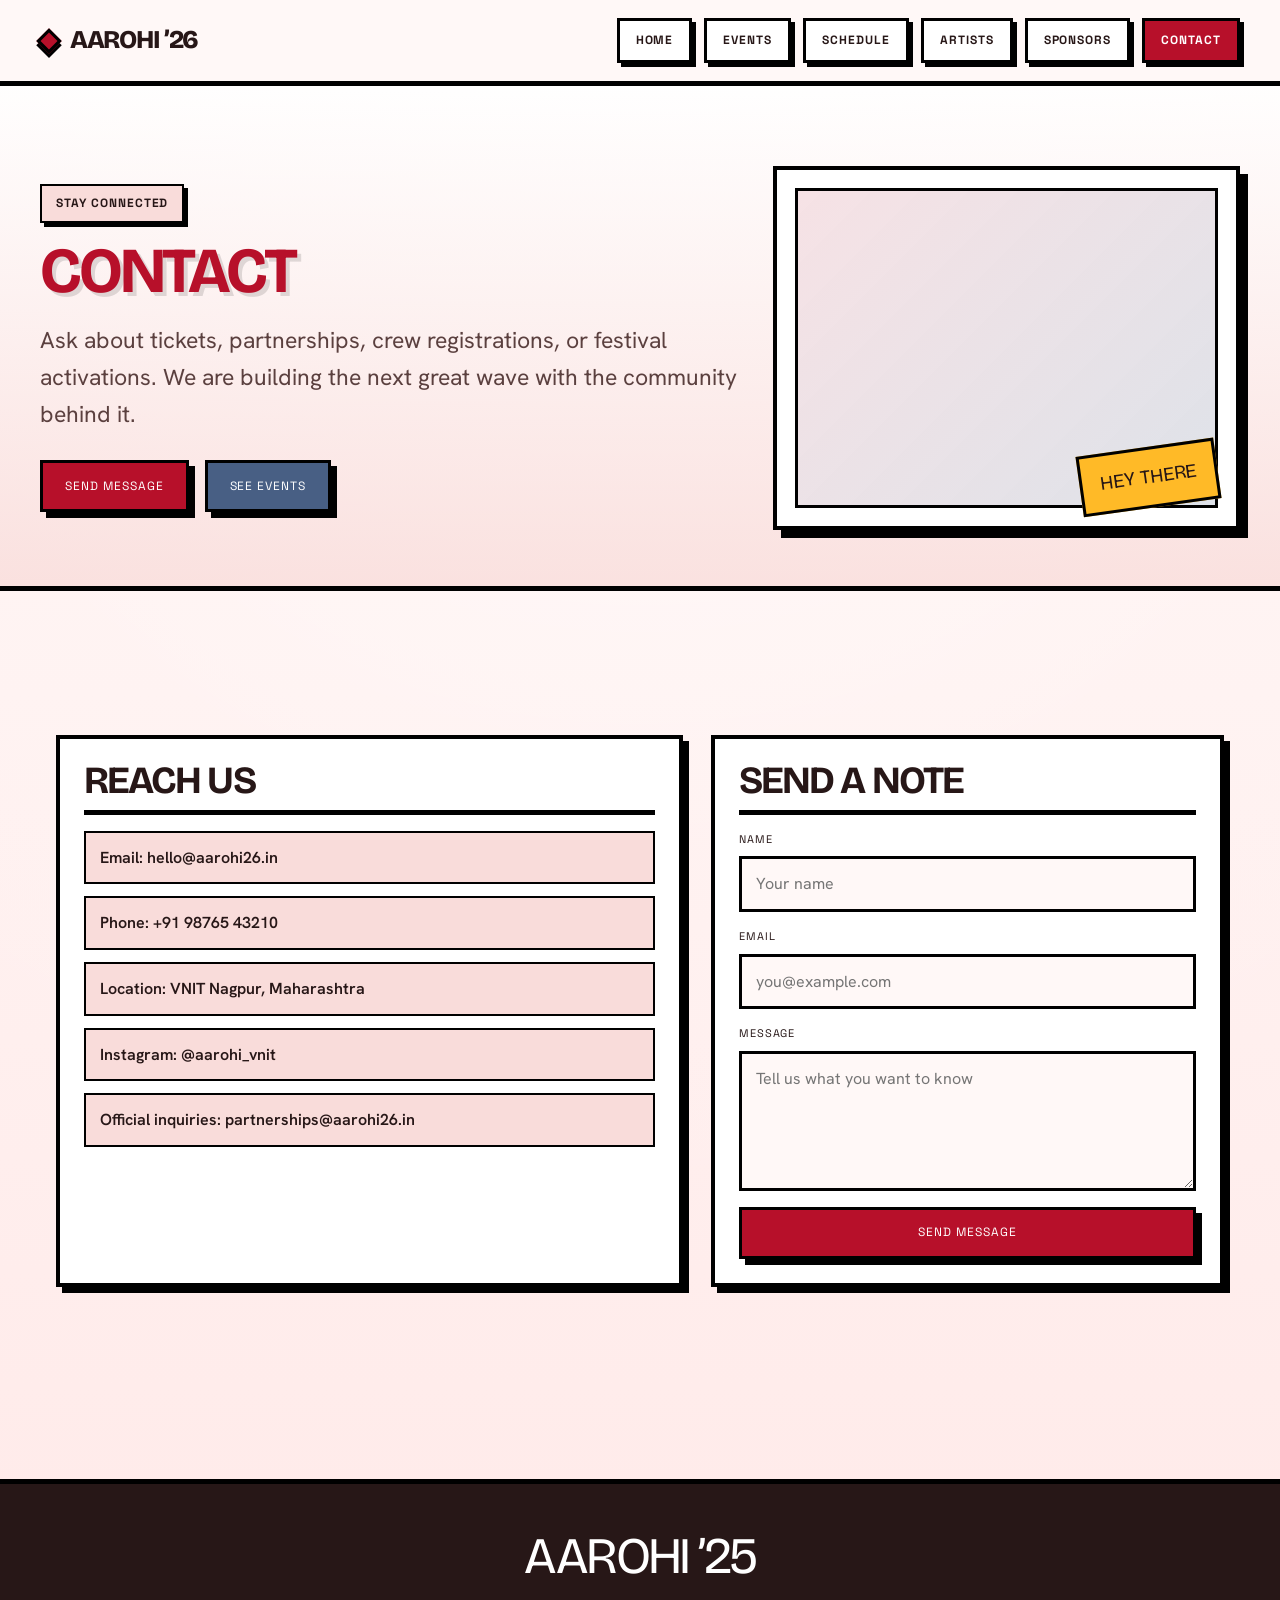
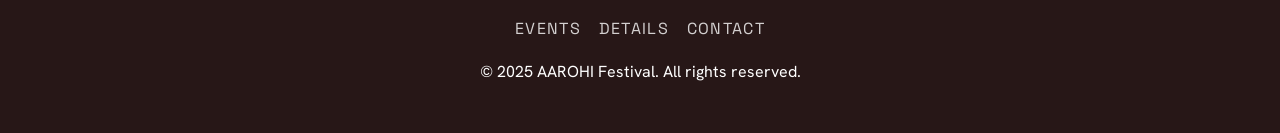
<file: contact.html>
<!DOCTYPE html>
<html lang="en">
<head>
  <meta charset="UTF-8" />
  <meta name="viewport" content="width=device-width, initial-scale=1.0" />
  <title>AAROHI '26 | Contact</title>
  <link rel="preconnect" href="https://fonts.googleapis.com" />
  <link rel="preconnect" href="https://fonts.gstatic.com" crossorigin />
  <link href="https://fonts.googleapis.com/css2?family=Bricolage+Grotesque:opsz,wght@12..96,800&family=Hanken+Grotesk:wght@500;700&family=Space+Grotesk:wght@700&display=swap" rel="stylesheet" />
  <link rel="stylesheet" href="styles.css" />
</head>
<body class="page-shell">
  <header class="site-header">
    <div class="nav-wrap">
      <a href="index.html" class="brand-mark" aria-label="AAROHI home">
        <span class="brand-dot"></span>
        <span>AAROHI ’26</span>
      </a>
      <nav class="nav-links" aria-label="Main navigation">
        <a href="index.html">Home</a>
        <a href="events.html">Events</a>
        <a href="details.html#schedule">Schedule</a>
        <a href="details.html#artists">Artists</a>
        <a href="details.html#sponsors">Sponsors</a>
        <a href="contact.html" class="primary-link">Contact</a>
      </nav>
    </div>
  </header>

  <main>
    <section class="page-hero">
      <div class="hero-inner">
        <div class="hero-panel">
          <div>
            <span class="eyebrow">Stay connected</span>
            <h1 class="page-title">Contact</h1>
            <p class="page-subtitle">Ask about tickets, partnerships, crew registrations, or festival activations. We are building the next great wave with the community behind it.</p>
            <div class="hero-stack">
              <a href="#form" class="comic-btn">Send message</a>
              <a href="events.html" class="comic-btn secondary">See events</a>
            </div>
          </div>
          <div class="hero-visual">
            <div class="hero-card">
              <div class="art" style="background-image: linear-gradient(135deg, rgba(183,16,42,0.12), rgba(72,95,132,0.18)), url('https://images.unsplash.com/photo-1522202176988-66273c2fd55f?auto=format&fit=crop&w=900&q=80');"></div>
              <div class="stamp">Hey there</div>
            </div>
          </div>
        </div>
      </div>
    </section>

    <section class="section-wrap">
      <div class="section-wrap contact-wrap">
        <div class="contact-card">
          <div class="section-header" style="margin-bottom: 16px; padding-bottom: 12px;">
            <h2 style="font-size: clamp(1.8rem, 3vw, 2.8rem);">Reach us</h2>
          </div>

          <ul class="contact-list inline-list" aria-label="Contact details">
            <li>Email: hello@aarohi26.in</li>
            <li>Phone: +91 98765 43210</li>
            <li>Location: VNIT Nagpur, Maharashtra</li>
            <li>Instagram: @aarohi_vnit</li>
            <li>Official inquiries: partnerships@aarohi26.in</li>
          </ul>
        </div>

        <div id="form" class="form-card">
          <div class="section-header" style="margin-bottom: 16px; padding-bottom: 12px;">
            <h2 style="font-size: clamp(1.8rem, 3vw, 2.8rem);">Send a note</h2>
          </div>

          <form>
            <div class="field">
              <label for="name">Name</label>
              <input type="text" id="name" name="name" placeholder="Your name" />
            </div>

            <div class="field">
              <label for="email">Email</label>
              <input type="email" id="email" name="email" placeholder="you@example.com" />
            </div>

            <div class="field">
              <label for="message">Message</label>
              <textarea id="message" name="message" placeholder="Tell us what you want to know"></textarea>
            </div>

            <button type="submit" class="comic-btn inline">Send message</button>
          </form>
        </div>
      </div>
    </section>
  </main>

  <footer class="site-footer">
    <div class="footer-inner">
      <div class="footer-brand">AAROHI ’25</div>
      <div class="footer-links">
        <a href="events.html">Events</a>
        <a href="details.html">Details</a>
        <a href="contact.html">Contact</a>
      </div>
      <div>© 2025 AAROHI Festival. All rights reserved.</div>
    </div>
  </footer>
</body>
</html>
</file>
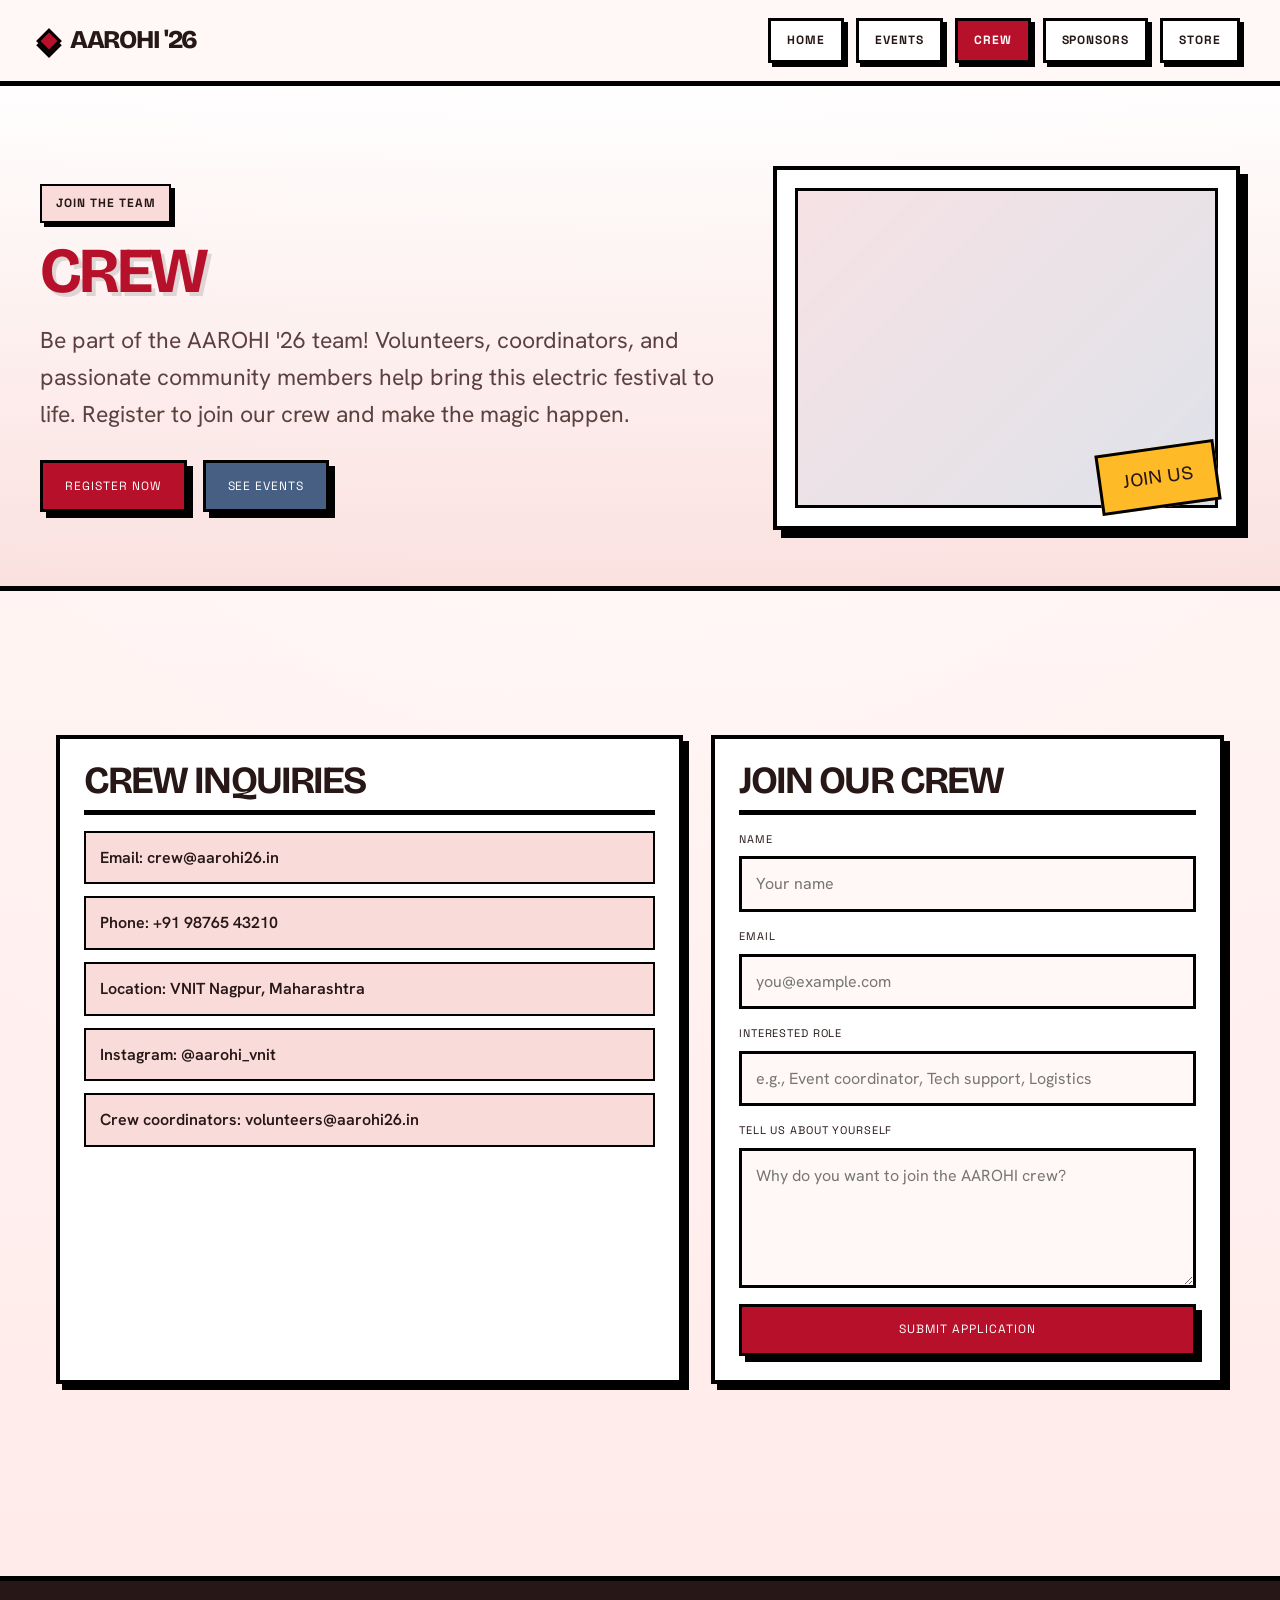
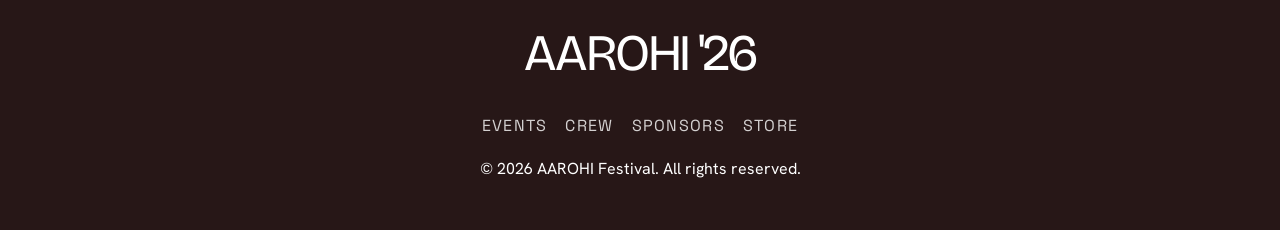
<file: crew.html>
<!DOCTYPE html>
<html lang="en">
<head>
  <meta charset="UTF-8" />
  <meta name="viewport" content="width=device-width, initial-scale=1.0" />
  <title>AAROHI '26 | Crew</title>
  <link rel="preconnect" href="https://fonts.googleapis.com" />
  <link rel="preconnect" href="https://fonts.gstatic.com" crossorigin />
  <link href="https://fonts.googleapis.com/css2?family=Bricolage+Grotesque:opsz,wght@12..96,800&family=Hanken+Grotesk:wght@500;700&family=Space+Grotesk:wght@700&display=swap" rel="stylesheet" />
  <link rel="stylesheet" href="styles.css" />
</head>
<body class="page-shell">
  <header class="site-header">
    <div class="nav-wrap">
      <a href="index.html" class="brand-mark" aria-label="AAROHI home">
        <span class="brand-dot"></span>
        <span>AAROHI '26</span>
      </a>
      <nav class="nav-links" aria-label="Main navigation">
        <a href="index.html">Home</a>
        <a href="events.html">Events</a>
        <a href="crew.html" class="primary-link">Crew</a>
        <a href="sponsors.html">Sponsors</a>
        <a href="store.html">Store</a>
      </nav>
    </div>
  </header>

  <main>
    <section class="page-hero">
      <div class="hero-inner">
        <div class="hero-panel">
          <div>
            <span class="eyebrow">Join the team</span>
            <h1 class="page-title">Crew</h1>
            <p class="page-subtitle">Be part of the AAROHI '26 team! Volunteers, coordinators, and passionate community members help bring this electric festival to life. Register to join our crew and make the magic happen.</p>
            <div class="hero-stack">
              <a href="#form" class="comic-btn">Register Now</a>
              <a href="events.html" class="comic-btn secondary">See events</a>
            </div>
          </div>
          <div class="hero-visual">
            <div class="hero-card">
              <div class="art" style="background-image: linear-gradient(135deg, rgba(183,16,42,0.12), rgba(72,95,132,0.18)), url('https://images.unsplash.com/photo-1522202176988-66273c2fd55f?auto=format&fit=crop&w=900&q=80');"></div>
              <div class="stamp">Join us</div>
            </div>
          </div>
        </div>
      </div>
    </section>

    <section class="section-wrap">
      <div class="section-wrap contact-wrap">
        <div class="contact-card">
          <div class="section-header" style="margin-bottom: 16px; padding-bottom: 12px;">
            <h2 style="font-size: clamp(1.8rem, 3vw, 2.8rem);">Crew inquiries</h2>
          </div>

          <ul class="contact-list inline-list" aria-label="Contact details">
            <li>Email: crew@aarohi26.in</li>
            <li>Phone: +91 98765 43210</li>
            <li>Location: VNIT Nagpur, Maharashtra</li>
            <li>Instagram: @aarohi_vnit</li>
            <li>Crew coordinators: volunteers@aarohi26.in</li>
          </ul>
        </div>

        <div id="form" class="form-card">
          <div class="section-header" style="margin-bottom: 16px; padding-bottom: 12px;">
            <h2 style="font-size: clamp(1.8rem, 3vw, 2.8rem);">Join our crew</h2>
          </div>

          <form>
            <div class="field">
              <label for="name">Name</label>
              <input type="text" id="name" name="name" placeholder="Your name" />
            </div>

            <div class="field">
              <label for="email">Email</label>
              <input type="email" id="email" name="email" placeholder="you@example.com" />
            </div>

            <div class="field">
              <label for="role">Interested role</label>
              <input type="text" id="role" name="role" placeholder="e.g., Event coordinator, Tech support, Logistics" />
            </div>

            <div class="field">
              <label for="message">Tell us about yourself</label>
              <textarea id="message" name="message" placeholder="Why do you want to join the AAROHI crew?"></textarea>
            </div>

            <button type="submit" class="comic-btn inline">Submit Application</button>
          </form>
        </div>
      </div>
    </section>
  </main>

  <footer class="site-footer">
    <div class="footer-inner">
      <div class="footer-brand">AAROHI '26</div>
      <div class="footer-links">
        <a href="events.html">Events</a>
        <a href="crew.html">Crew</a>
        <a href="sponsors.html">Sponsors</a>
        <a href="store.html">Store</a>
      </div>
      <div>© 2026 AAROHI Festival. All rights reserved.</div>
    </div>
  </footer>
</body>
</html>
</file>
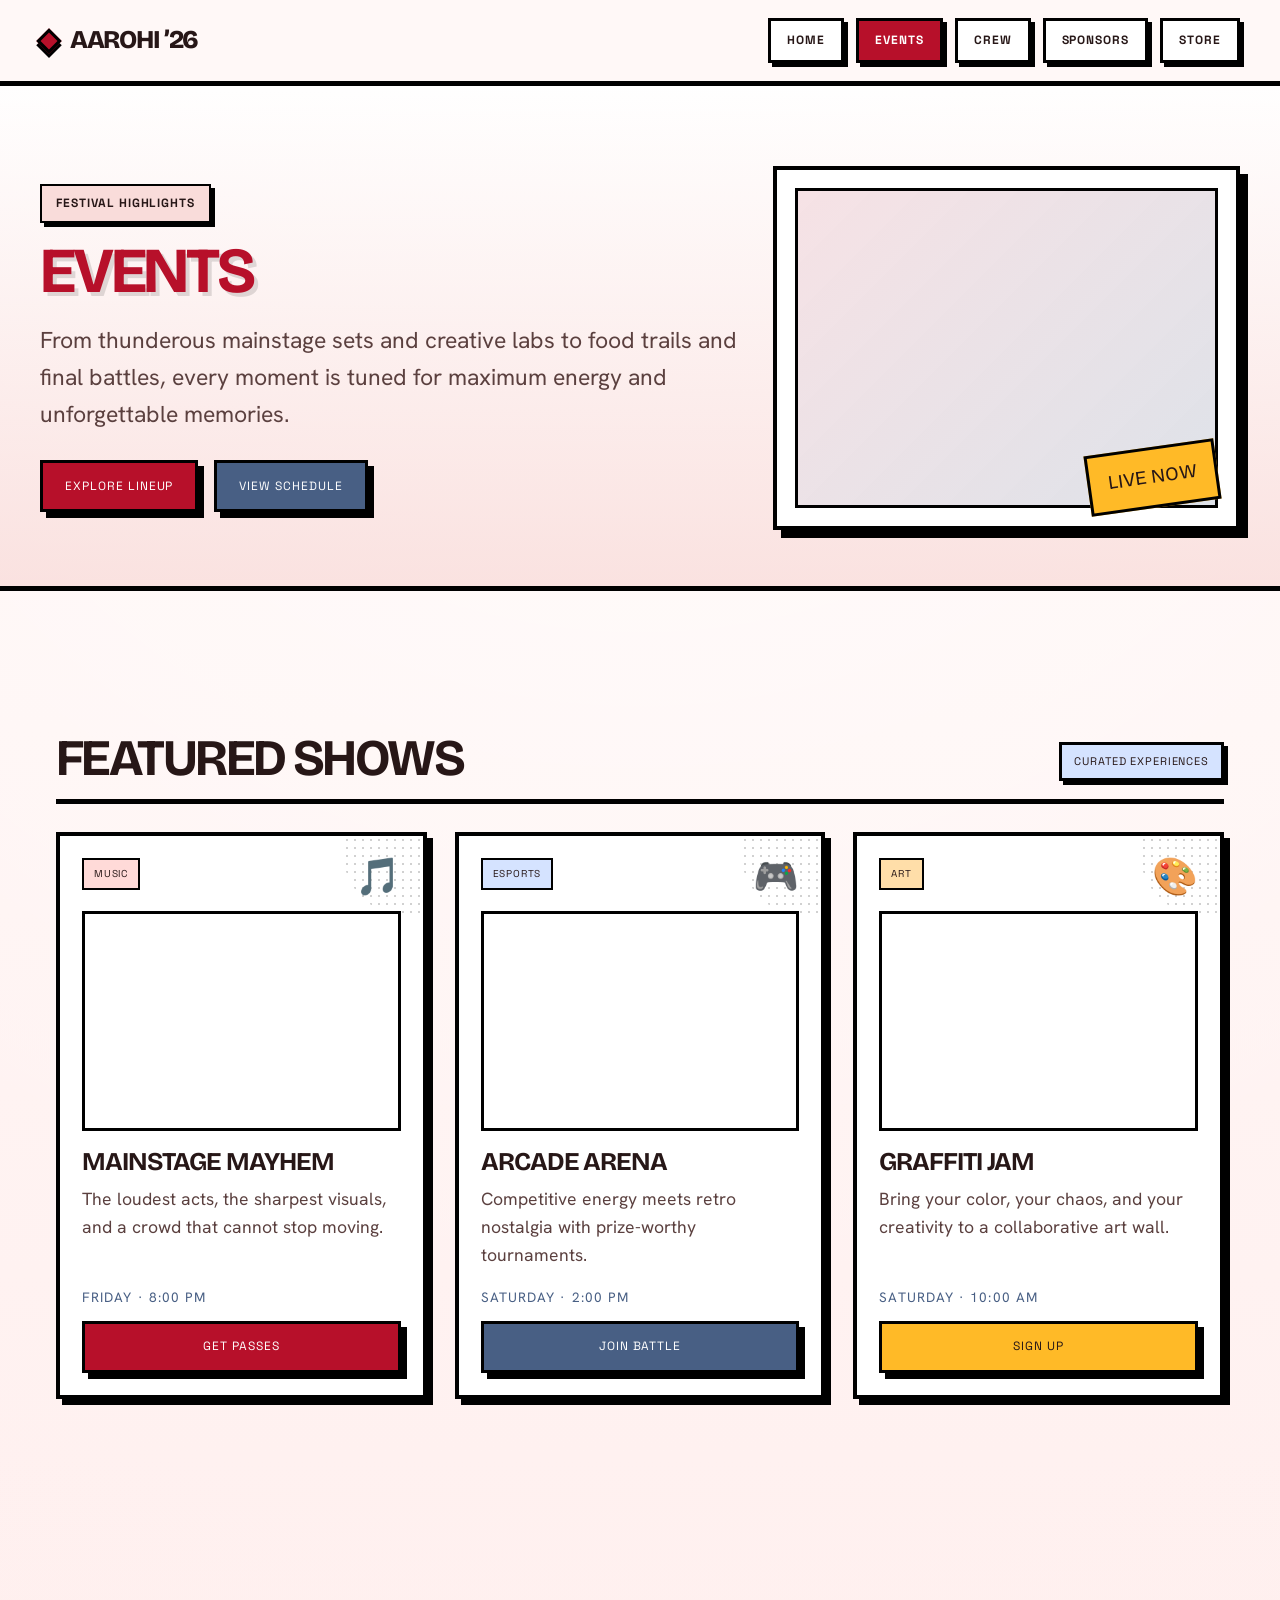
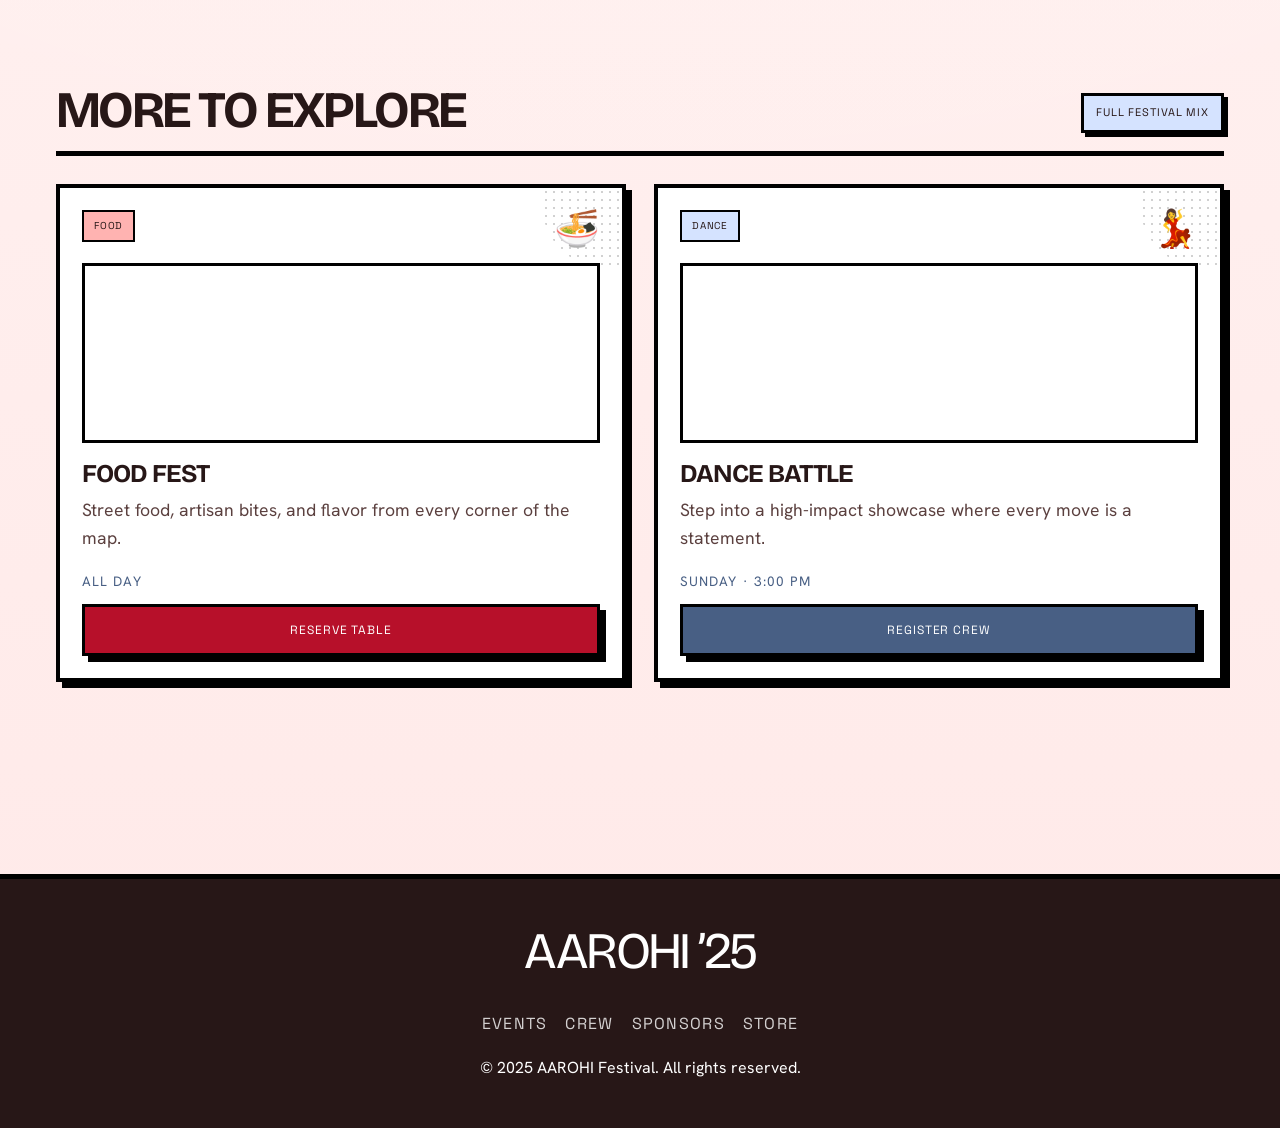
<file: events.html>
<!DOCTYPE html>
<html lang="en">
<head>
  <meta charset="UTF-8" />
  <meta name="viewport" content="width=device-width, initial-scale=1.0" />
  <title>AAROHI '26 | Events</title>
  <link rel="preconnect" href="https://fonts.googleapis.com" />
  <link rel="preconnect" href="https://fonts.gstatic.com" crossorigin />
  <link href="https://fonts.googleapis.com/css2?family=Bricolage+Grotesque:opsz,wght@12..96,800&family=Hanken+Grotesk:wght@500;700&family=Space+Grotesk:wght@700&display=swap" rel="stylesheet" />
  <link rel="stylesheet" href="styles.css" />
</head>
<body class="page-shell">
  <header class="site-header">
    <div class="nav-wrap">
      <a href="index.html" class="brand-mark" aria-label="AAROHI home">
        <span class="brand-dot"></span>
        <span>AAROHI ’26</span>
      </a>
      <nav class="nav-links" aria-label="Main navigation">
        <a href="index.html">Home</a>
        <a href="events.html" class="primary-link">Events</a>
        <a href="crew.html">Crew</a>
        <a href="sponsors.html">Sponsors</a>
        <a href="store.html">Store</a>
      </nav>
    </div>
  </header>

  <main>
    <section class="page-hero">
      <div class="hero-inner">
        <div class="hero-panel">
          <div>
            <span class="eyebrow">Festival Highlights</span>
            <h1 class="page-title">Events</h1>
            <p class="page-subtitle">From thunderous mainstage sets and creative labs to food trails and final battles, every moment is tuned for maximum energy and unforgettable memories.</p>
            <div class="hero-stack">
              <a href="#featured" class="comic-btn">Explore lineup</a>
              <a href="events.html#featured" class="comic-btn secondary">View schedule</a>
            </div>
          </div>
          <div class="hero-visual">
            <div class="hero-card">
              <div class="art"></div>
              <div class="stamp">Live now</div>
            </div>
          </div>
        </div>
      </div>
    </section>

    <section id="featured" class="section-wrap">
      <div class="section-wrap">
        <div class="section-header">
          <h2>Featured shows</h2>
          <span class="tag">Curated experiences</span>
        </div>

        <div class="card-grid">
          <article class="comic-card">
            <div class="card-top">
              <span class="pill primary">Music</span>
              <span class="card-icon" aria-hidden="true">🎵</span>
            </div>
            <div class="card-image" style="background-image: url('https://images.unsplash.com/photo-1501386761578-eac5c94b800a?auto=format&fit=crop&w=900&q=80');"></div>
            <h3>Mainstage Mayhem</h3>
            <p>The loudest acts, the sharpest visuals, and a crowd that cannot stop moving.</p>
            <div class="card-meta">
              <p class="small">Friday · 8:00 PM</p>
              <a href="events.html#featured" class="comic-btn inline">Get passes</a>
            </div>
          </article>

          <article class="comic-card">
            <div class="card-top">
              <span class="pill secondary">Esports</span>
              <span class="card-icon" aria-hidden="true">🎮</span>
            </div>
            <div class="card-image" style="background-image: url('https://images.unsplash.com/photo-1542751371-adc38448a05e?auto=format&fit=crop&w=900&q=80');"></div>
            <h3>Arcade Arena</h3>
            <p>Competitive energy meets retro nostalgia with prize-worthy tournaments.</p>
            <div class="card-meta">
              <p class="small">Saturday · 2:00 PM</p>
              <a href="details.html#schedule" class="comic-btn secondary inline">Join battle</a>
            </div>
          </article>

          <article class="comic-card">
            <div class="card-top">
              <span class="pill tertiary">Art</span>
              <span class="card-icon" aria-hidden="true">🎨</span>
            </div>
            <div class="card-image" style="background-image: url('https://images.unsplash.com/photo-1516321318423-f06f85e504b3?auto=format&fit=crop&w=900&q=80');"></div>
            <h3>Graffiti Jam</h3>
            <p>Bring your color, your chaos, and your creativity to a collaborative art wall.</p>
            <div class="card-meta">
              <p class="small">Saturday · 10:00 AM</p>
              <a href="crew.html" class="comic-btn tertiary inline">Sign up</a>
            </div>
          </article>
        </div>
      </div>
    </section>

    <section class="section-wrap">
      <div class="section-wrap">
        <div class="section-header">
          <h2>More to explore</h2>
          <span class="tag">Full festival mix</span>
        </div>

        <div class="card-grid two-up">
          <article class="comic-card">
            <div class="card-top">
              <span class="pill accent">Food</span>
              <span class="card-icon" aria-hidden="true">🍜</span>
            </div>
            <div class="card-image short" style="background-image: url('https://images.unsplash.com/photo-1559339352-11d035aa65de?auto=format&fit=crop&w=900&q=80');"></div>
            <h3>Food Fest</h3>
            <p>Street food, artisan bites, and flavor from every corner of the map.</p>
            <div class="card-meta">
              <p class="small">All day</p>
              <a href="crew.html" class="comic-btn inline">Reserve table</a>
            </div>
          </article>

          <article class="comic-card">
            <div class="card-top">
              <span class="pill secondary">Dance</span>
              <span class="card-icon" aria-hidden="true">💃</span>
            </div>
            <div class="card-image short" style="background-image: url('https://images.unsplash.com/photo-1508700115892-45ecd05f4a1e?auto=format&fit=crop&w=900&q=80');"></div>
            <h3>Dance Battle</h3>
            <p>Step into a high-impact showcase where every move is a statement.</p>
            <div class="card-meta">
              <p class="small">Sunday · 3:00 PM</p>
              <a href="crew.html" class="comic-btn secondary inline">Register crew</a>
            </div>
          </article>
        </div>
      </div>
    </section>
  </main>

  <footer class="site-footer">
    <div class="footer-inner">
      <div class="footer-brand">AAROHI ’25</div>
      <div class="footer-links">
        <a href="events.html">Events</a>
        <a href="crew.html">Crew</a>
        <a href="sponsors.html">Sponsors</a>
        <a href="store.html">Store</a>
      </div>
      <div>© 2025 AAROHI Festival. All rights reserved.</div>
    </div>
  </footer>
</body>
</html>
</file>
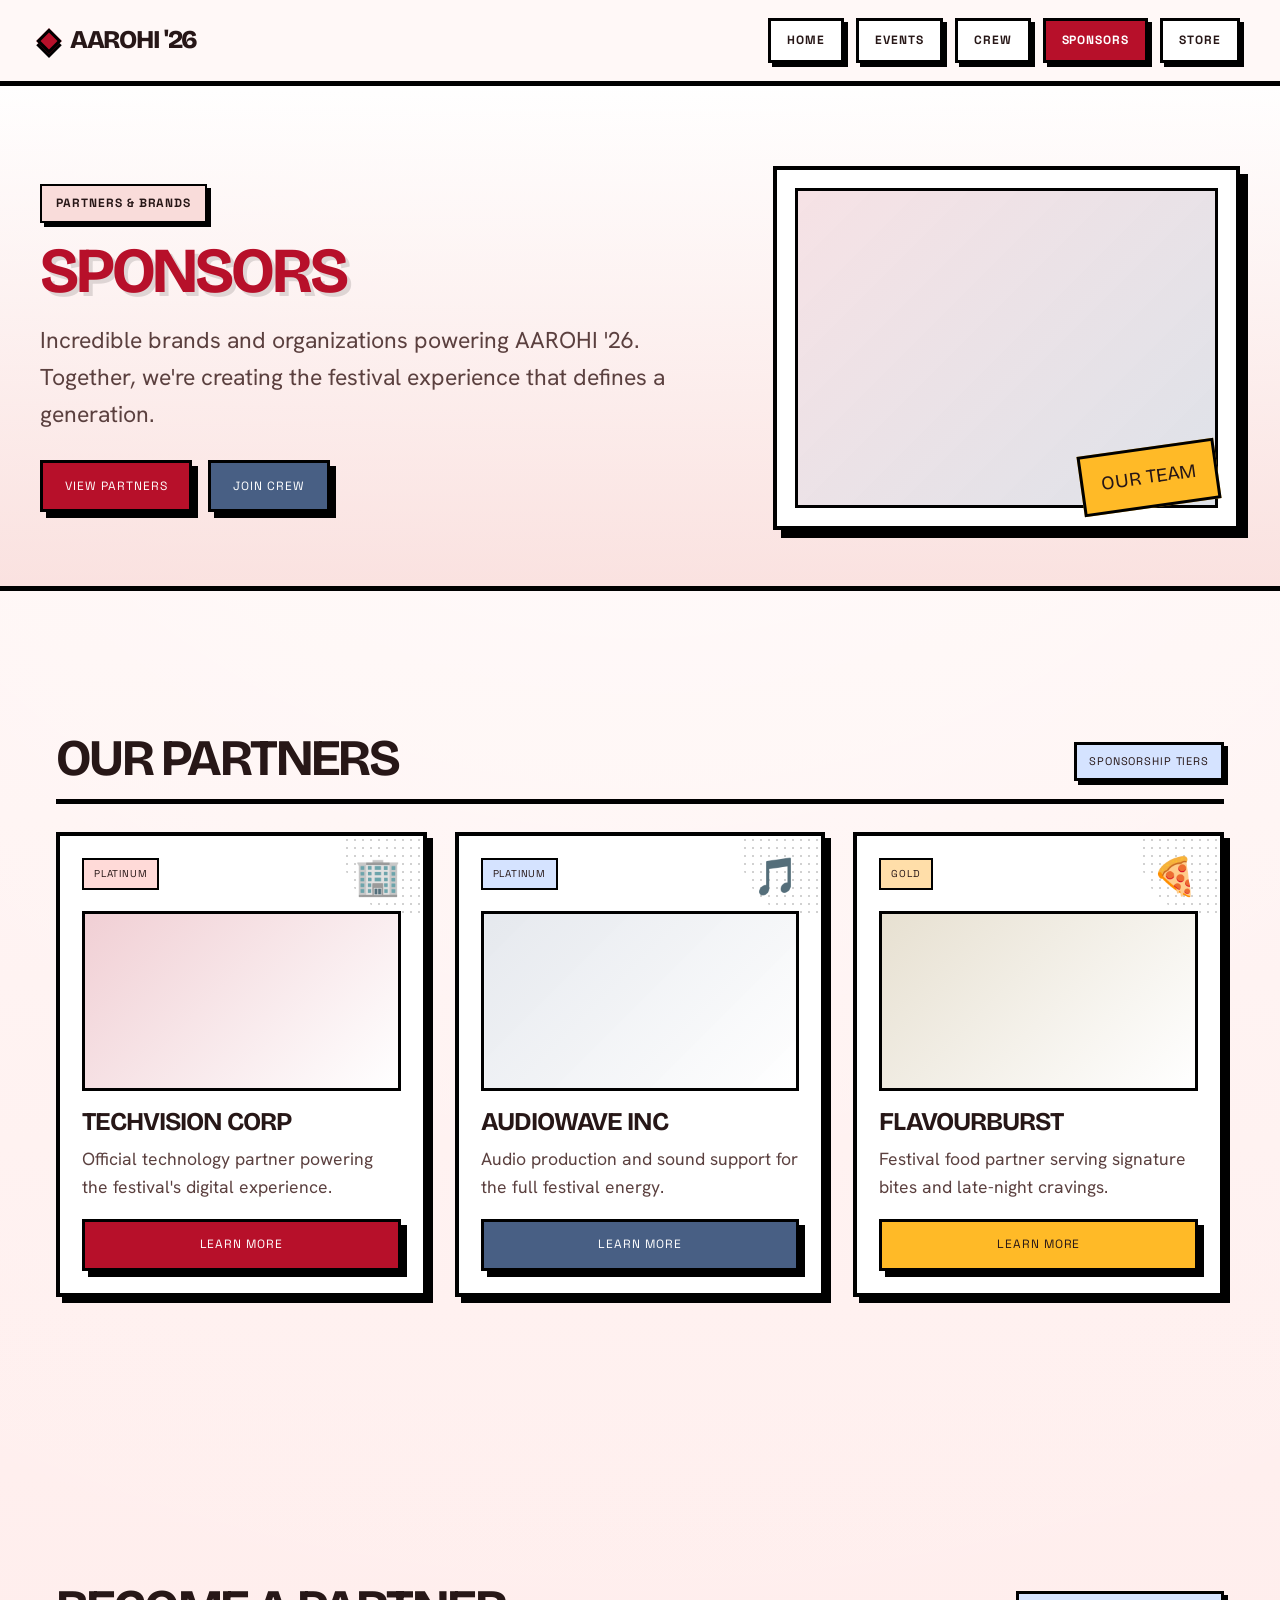
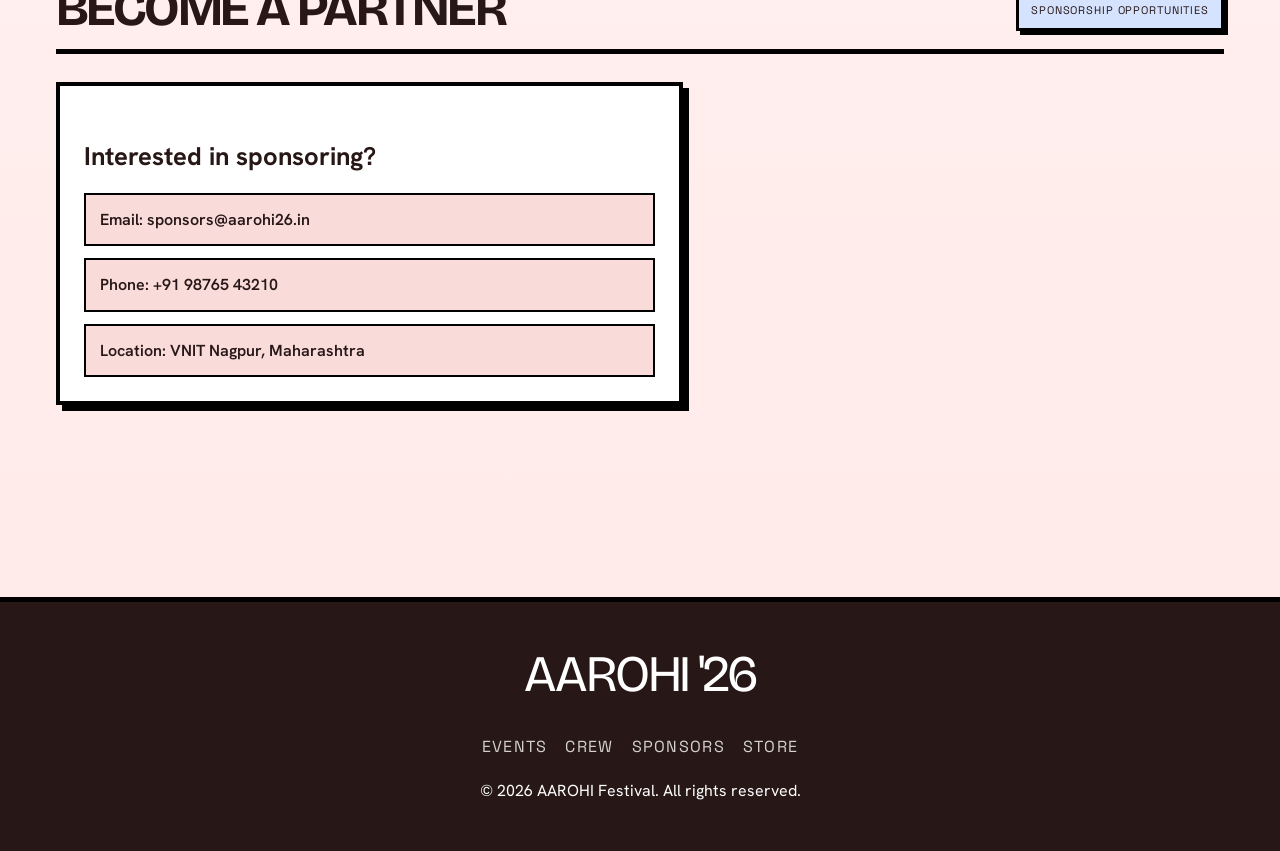
<file: sponsors.html>
<!DOCTYPE html>
<html lang="en">
<head>
  <meta charset="UTF-8" />
  <meta name="viewport" content="width=device-width, initial-scale=1.0" />
  <title>AAROHI '26 | Sponsors</title>
  <link rel="preconnect" href="https://fonts.googleapis.com" />
  <link rel="preconnect" href="https://fonts.gstatic.com" crossorigin />
  <link href="https://fonts.googleapis.com/css2?family=Bricolage+Grotesque:opsz,wght@12..96,800&family=Hanken+Grotesk:wght@500;700&family=Space+Grotesk:wght@700&display=swap" rel="stylesheet" />
  <link rel="stylesheet" href="styles.css" />
</head>
<body class="page-shell">
  <header class="site-header">
    <div class="nav-wrap">
      <a href="index.html" class="brand-mark" aria-label="AAROHI home">
        <span class="brand-dot"></span>
        <span>AAROHI '26</span>
      </a>
      <nav class="nav-links" aria-label="Main navigation">
        <a href="index.html">Home</a>
        <a href="events.html">Events</a>
        <a href="crew.html">Crew</a>
        <a href="sponsors.html" class="primary-link">Sponsors</a>
        <a href="store.html">Store</a>
      </nav>
    </div>
  </header>

  <main>
    <section class="page-hero">
      <div class="hero-inner">
        <div class="hero-panel">
          <div>
            <span class="eyebrow">Partners & Brands</span>
            <h1 class="page-title">Sponsors</h1>
            <p class="page-subtitle">Incredible brands and organizations powering AAROHI '26. Together, we're creating the festival experience that defines a generation.</p>
            <div class="hero-stack">
              <a href="#sponsors-section" class="comic-btn">View partners</a>
              <a href="crew.html" class="comic-btn secondary">Join crew</a>
            </div>
          </div>
          <div class="hero-visual">
            <div class="hero-card">
              <div class="art" style="background-image: linear-gradient(135deg, rgba(183,16,42,0.12), rgba(72,95,132,0.18)), url('https://images.unsplash.com/photo-1552664730-d307ca884978?auto=format&fit=crop&w=900&q=80');"></div>
              <div class="stamp">Our team</div>
            </div>
          </div>
        </div>
      </div>
    </section>

    <section id="sponsors-section" class="section-wrap">
      <div class="section-wrap">
        <div class="section-header">
          <h2>Our Partners</h2>
          <span class="tag">Sponsorship Tiers</span>
        </div>

        <div class="card-grid">
          <article class="comic-card">
            <div class="card-top">
              <span class="pill primary">Platinum</span>
              <span class="card-icon" aria-hidden="true">🏢</span>
            </div>
            <div class="card-image short" style="background-image: linear-gradient(135deg, rgba(183,16,42,0.2), rgba(255,255,255,0.12)), url('https://images.unsplash.com/photo-1522202176988-66273c2fd55f?auto=format&fit=crop&w=900&q=80');"></div>
            <h3>TechVision Corp</h3>
            <p>Official technology partner powering the festival's digital experience.</p>
            <div class="card-meta">
              <a href="#contact" class="comic-btn inline">Learn more</a>
            </div>
          </article>

          <article class="comic-card">
            <div class="card-top">
              <span class="pill secondary">Platinum</span>
              <span class="card-icon" aria-hidden="true">🎵</span>
            </div>
            <div class="card-image short" style="background-image: linear-gradient(135deg, rgba(72,95,132,0.14), rgba(255,255,255,0.12)), url('https://images.unsplash.com/photo-1511379938547-c1f69419868d?auto=format&fit=crop&w=900&q=80');"></div>
            <h3>AudioWave Inc</h3>
            <p>Audio production and sound support for the full festival energy.</p>
            <div class="card-meta">
              <a href="#contact" class="comic-btn secondary inline">Learn more</a>
            </div>
          </article>

          <article class="comic-card">
            <div class="card-top">
              <span class="pill tertiary">Gold</span>
              <span class="card-icon" aria-hidden="true">🍕</span>
            </div>
            <div class="card-image short" style="background-image: linear-gradient(135deg, rgba(122,85,0,0.18), rgba(255,255,255,0.12)), url('https://images.unsplash.com/photo-1550547660-d9450f859349?auto=format&fit=crop&w=900&q=80');"></div>
            <h3>FlavourBurst</h3>
            <p>Festival food partner serving signature bites and late-night cravings.</p>
            <div class="card-meta">
              <a href="#contact" class="comic-btn tertiary inline">Learn more</a>
            </div>
          </article>
        </div>
      </div>
    </section>

    <section id="contact" class="section-wrap">
      <div class="section-wrap">
        <div class="section-header">
          <h2>Become a Partner</h2>
          <span class="tag">Sponsorship Opportunities</span>
        </div>
        
        <div class="contact-wrap">
          <div class="contact-card">
            <h3 style="font-size: clamp(1.4rem, 2vw, 2rem); margin-bottom: 16px;">Interested in sponsoring?</h3>
            <ul class="contact-list inline-list">
              <li>Email: sponsors@aarohi26.in</li>
              <li>Phone: +91 98765 43210</li>
              <li>Location: VNIT Nagpur, Maharashtra</li>
            </ul>
          </div>
        </div>
      </div>
    </section>
  </main>

  <footer class="site-footer">
    <div class="footer-inner">
      <div class="footer-brand">AAROHI '26</div>
      <div class="footer-links">
        <a href="events.html">Events</a>
        <a href="crew.html">Crew</a>
        <a href="sponsors.html">Sponsors</a>
        <a href="store.html">Store</a>
      </div>
      <div>© 2026 AAROHI Festival. All rights reserved.</div>
    </div>
  </footer>
</body>
</html>
</file>
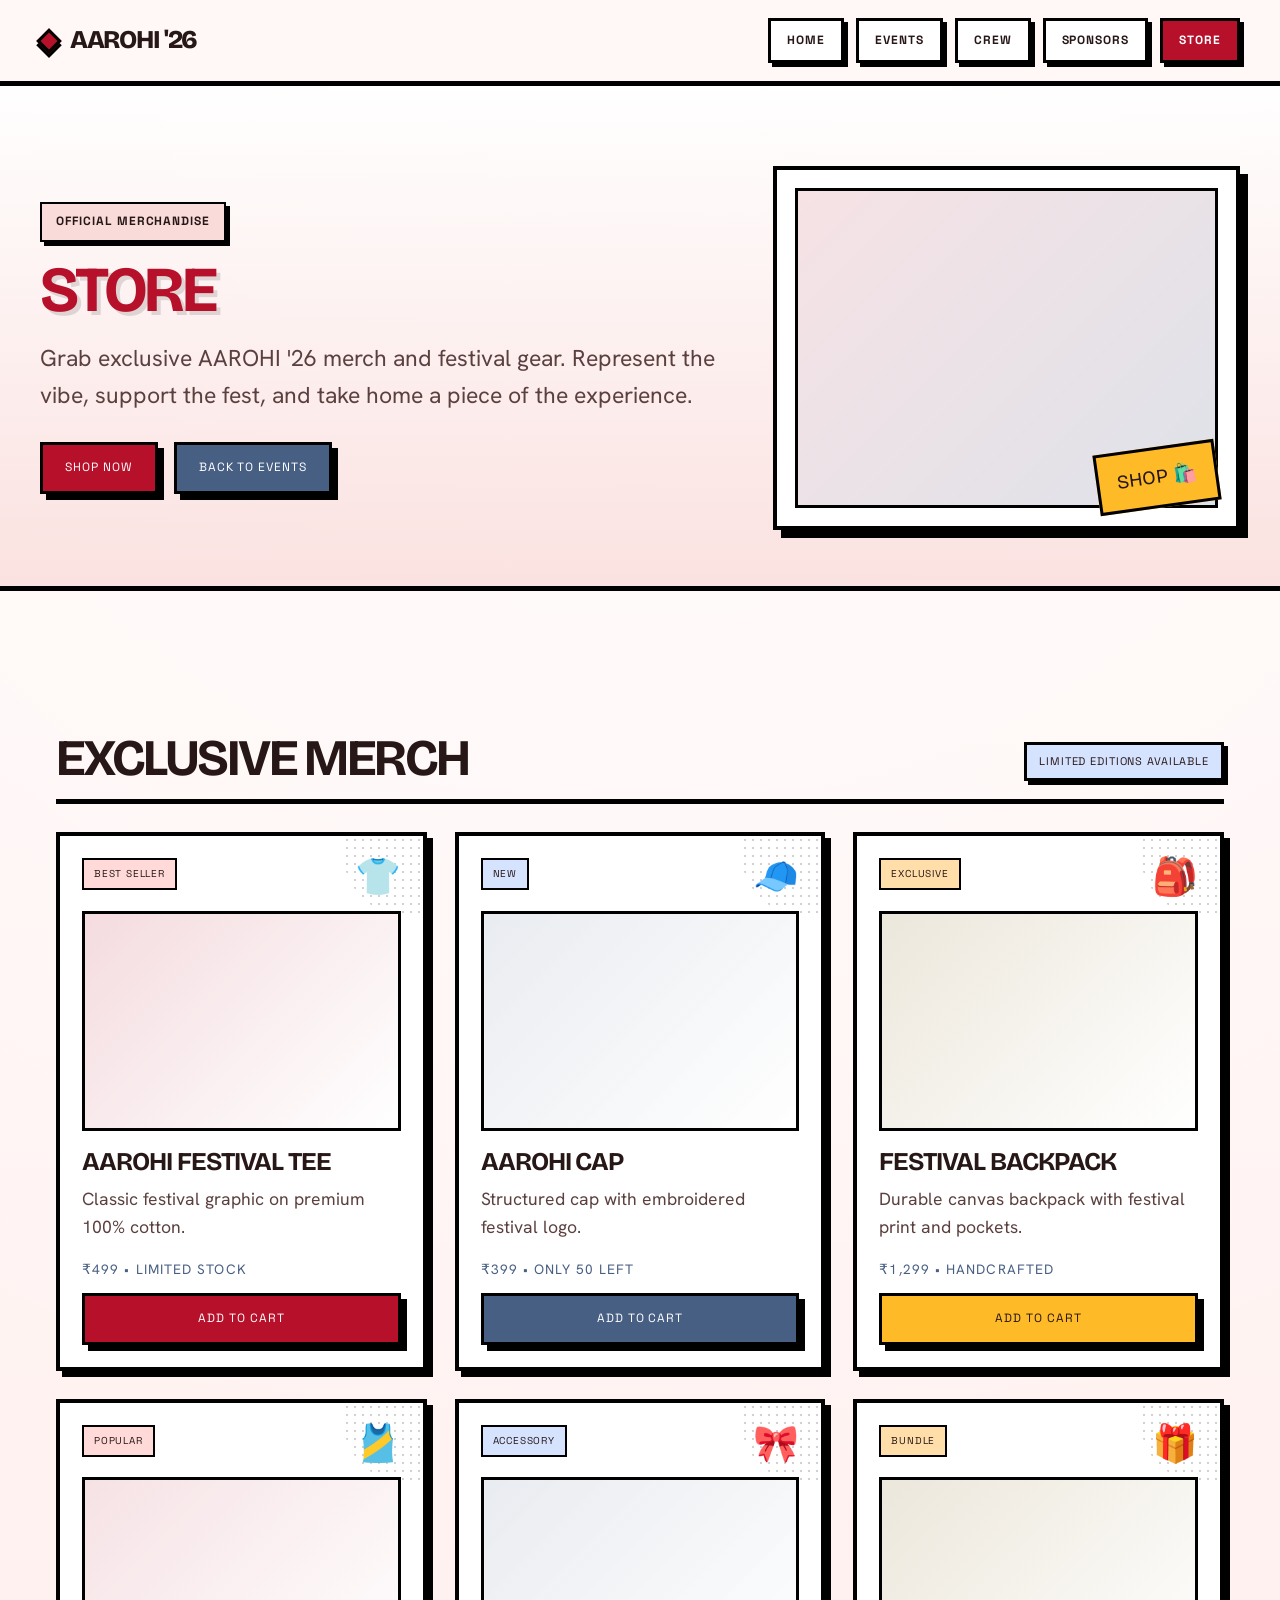
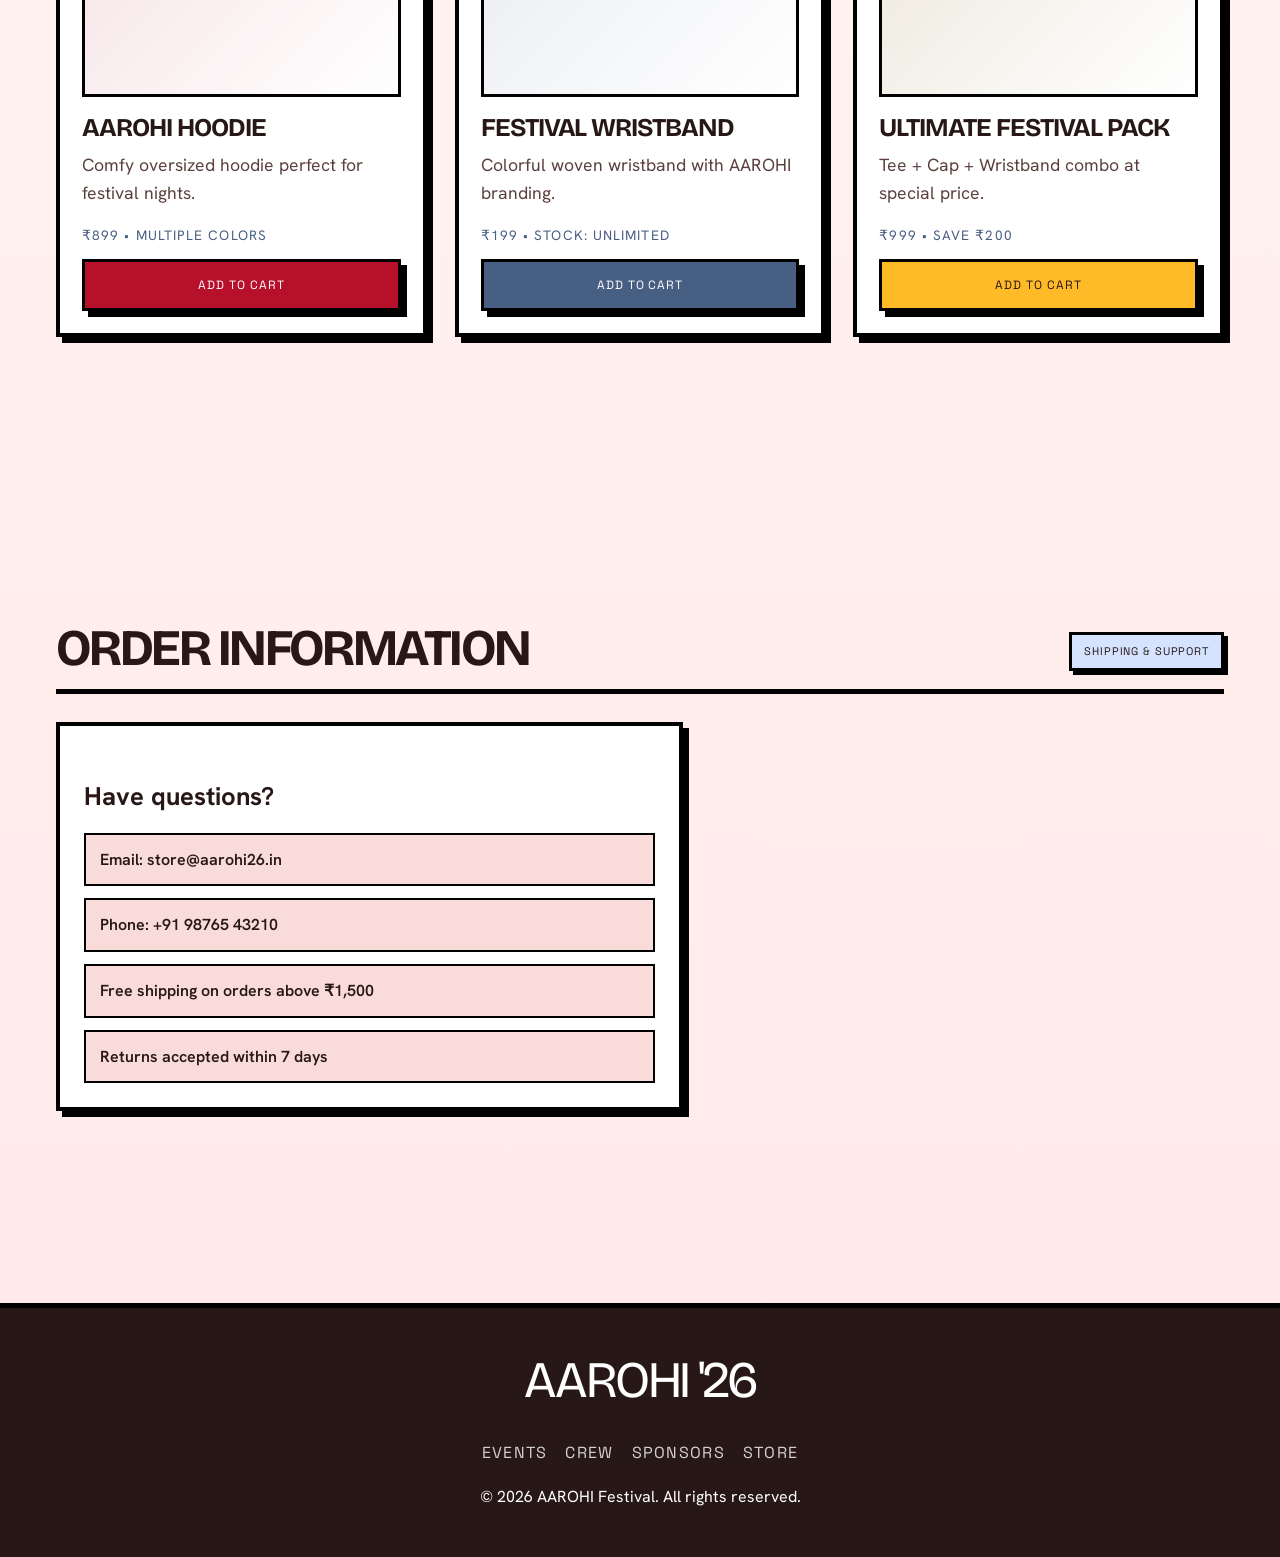
<file: store.html>
<!DOCTYPE html>
<html lang="en">
<head>
  <meta charset="UTF-8" />
  <meta name="viewport" content="width=device-width, initial-scale=1.0" />
  <title>AAROHI '26 | Store</title>
  <link rel="preconnect" href="https://fonts.googleapis.com" />
  <link rel="preconnect" href="https://fonts.gstatic.com" crossorigin />
  <link href="https://fonts.googleapis.com/css2?family=Bricolage+Grotesque:opsz,wght@12..96,800&family=Hanken+Grotesk:wght@500;700&family=Space+Grotesk:wght@700&display=swap" rel="stylesheet" />
  <link rel="stylesheet" href="styles.css" />
</head>
<body class="page-shell">
  <header class="site-header">
    <div class="nav-wrap">
      <a href="index.html" class="brand-mark" aria-label="AAROHI home">
        <span class="brand-dot"></span>
        <span>AAROHI '26</span>
      </a>
      <nav class="nav-links" aria-label="Main navigation">
        <a href="index.html">Home</a>
        <a href="events.html">Events</a>
        <a href="crew.html">Crew</a>
        <a href="sponsors.html">Sponsors</a>
        <a href="store.html" class="primary-link">Store</a>
      </nav>
    </div>
  </header>

  <main>
    <section class="page-hero">
      <div class="hero-inner">
        <div class="hero-panel">
          <div>
            <span class="eyebrow">Official Merchandise</span>
            <h1 class="page-title">Store</h1>
            <p class="page-subtitle">Grab exclusive AAROHI '26 merch and festival gear. Represent the vibe, support the fest, and take home a piece of the experience.</p>
            <div class="hero-stack">
              <a href="#products" class="comic-btn">Shop now</a>
              <a href="events.html" class="comic-btn secondary">Back to events</a>
            </div>
          </div>
          <div class="hero-visual">
            <div class="hero-card">
              <div class="art" style="background-image: linear-gradient(135deg, rgba(183,16,42,0.12), rgba(72,95,132,0.18)), url('https://images.unsplash.com/photo-1488246380585-29bccb73ffb1?auto=format&fit=crop&w=900&q=80');"></div>
              <div class="stamp">Shop 🛍️</div>
            </div>
          </div>
        </div>
      </div>
    </section>

    <section id="products" class="section-wrap">
      <div class="section-wrap">
        <div class="section-header">
          <h2>Exclusive Merch</h2>
          <span class="tag">Limited editions available</span>
        </div>

        <div class="card-grid">
          <article class="comic-card">
            <div class="card-top">
              <span class="pill primary">Best seller</span>
              <span class="card-icon" aria-hidden="true">👕</span>
            </div>
            <div class="card-image" style="background-image: linear-gradient(135deg, rgba(183,16,42,0.15), rgba(255,255,255,0.08)), url('https://images.unsplash.com/photo-1521572163474-6864f9cf17ab?auto=format&fit=crop&w=900&q=80');"></div>
            <h3>AAROHI Festival Tee</h3>
            <p>Classic festival graphic on premium 100% cotton.</p>
            <div class="card-meta">
              <p class="small">₹499 • Limited stock</p>
              <a href="#contact" class="comic-btn inline">Add to cart</a>
            </div>
          </article>

          <article class="comic-card">
            <div class="card-top">
              <span class="pill secondary">New</span>
              <span class="card-icon" aria-hidden="true">🧢</span>
            </div>
            <div class="card-image" style="background-image: linear-gradient(135deg, rgba(72,95,132,0.12), rgba(255,255,255,0.08)), url('https://images.unsplash.com/photo-1555110462-4199641345e7?auto=format&fit=crop&w=900&q=80');"></div>
            <h3>AAROHI Cap</h3>
            <p>Structured cap with embroidered festival logo.</p>
            <div class="card-meta">
              <p class="small">₹399 • Only 50 left</p>
              <a href="#contact" class="comic-btn secondary inline">Add to cart</a>
            </div>
          </article>

          <article class="comic-card">
            <div class="card-top">
              <span class="pill tertiary">Exclusive</span>
              <span class="card-icon" aria-hidden="true">🎒</span>
            </div>
            <div class="card-image" style="background-image: linear-gradient(135deg, rgba(122,85,0,0.14), rgba(255,255,255,0.08)), url('https://images.unsplash.com/photo-1553062407-98eeb64c6a62?auto=format&fit=crop&w=900&q=80');"></div>
            <h3>Festival Backpack</h3>
            <p>Durable canvas backpack with festival print and pockets.</p>
            <div class="card-meta">
              <p class="small">₹1,299 • Handcrafted</p>
              <a href="#contact" class="comic-btn tertiary inline">Add to cart</a>
            </div>
          </article>

          <article class="comic-card">
            <div class="card-top">
              <span class="pill primary">Popular</span>
              <span class="card-icon" aria-hidden="true">🎽</span>
            </div>
            <div class="card-image" style="background-image: linear-gradient(135deg, rgba(183,16,42,0.12), rgba(255,255,255,0.08)), url('https://images.unsplash.com/photo-1521572163474-6864f9cf17ab?auto=format&fit=crop&w=900&q=80');"></div>
            <h3>AAROHI Hoodie</h3>
            <p>Comfy oversized hoodie perfect for festival nights.</p>
            <div class="card-meta">
              <p class="small">₹899 • Multiple colors</p>
              <a href="#contact" class="comic-btn inline">Add to cart</a>
            </div>
          </article>

          <article class="comic-card">
            <div class="card-top">
              <span class="pill secondary">Accessory</span>
              <span class="card-icon" aria-hidden="true">🎀</span>
            </div>
            <div class="card-image" style="background-image: linear-gradient(135deg, rgba(72,95,132,0.12), rgba(255,255,255,0.08)), url('https://images.unsplash.com/photo-1599643478518-a784e5dc4c8f?auto=format&fit=crop&w=900&q=80');"></div>
            <h3>Festival Wristband</h3>
            <p>Colorful woven wristband with AAROHI branding.</p>
            <div class="card-meta">
              <p class="small">₹199 • Stock: Unlimited</p>
              <a href="#contact" class="comic-btn secondary inline">Add to cart</a>
            </div>
          </article>

          <article class="comic-card">
            <div class="card-top">
              <span class="pill tertiary">Bundle</span>
              <span class="card-icon" aria-hidden="true">🎁</span>
            </div>
            <div class="card-image" style="background-image: linear-gradient(135deg, rgba(122,85,0,0.14), rgba(255,255,255,0.08)), url('https://images.unsplash.com/photo-1513744691401-bc6f4ee10b23?auto=format&fit=crop&w=900&q=80');"></div>
            <h3>Ultimate Festival Pack</h3>
            <p>Tee + Cap + Wristband combo at special price.</p>
            <div class="card-meta">
              <p class="small">₹999 • Save ₹200</p>
              <a href="#contact" class="comic-btn tertiary inline">Add to cart</a>
            </div>
          </article>
        </div>
      </div>
    </section>

    <section id="contact" class="section-wrap">
      <div class="section-wrap">
        <div class="section-header">
          <h2>Order Information</h2>
          <span class="tag">Shipping & Support</span>
        </div>
        
        <div class="contact-wrap">
          <div class="contact-card">
            <h3 style="font-size: clamp(1.4rem, 2vw, 2rem); margin-bottom: 16px;">Have questions?</h3>
            <ul class="contact-list inline-list">
              <li>Email: store@aarohi26.in</li>
              <li>Phone: +91 98765 43210</li>
              <li>Free shipping on orders above ₹1,500</li>
              <li>Returns accepted within 7 days</li>
            </ul>
          </div>
        </div>
      </div>
    </section>
  </main>

  <footer class="site-footer">
    <div class="footer-inner">
      <div class="footer-brand">AAROHI '26</div>
      <div class="footer-links">
        <a href="events.html">Events</a>
        <a href="crew.html">Crew</a>
        <a href="sponsors.html">Sponsors</a>
        <a href="store.html">Store</a>
      </div>
      <div>© 2026 AAROHI Festival. All rights reserved.</div>
    </div>
  </footer>
</body>
</html>
</file>
<file: styles.css>
:root {
  --bg: #fff8f7;
  --surface: #fff8f7;
  --surface-variant: #f9dcda;
  --surface-container: #ffe9e8;
  --surface-container-high: #ffe1e0;
  --surface-bright: #fff8f7;
  --primary: #b7102a;
  --primary-fixed: #ffdad8;
  --primary-fixed-dim: #ffb3b1;
  --primary-container: #db313f;
  --secondary: #485f84;
  --secondary-fixed: #d5e3ff;
  --secondary-fixed-dim: #b0c7f1;
  --secondary-container: #bbd3fd;
  --tertiary: #7a5500;
  --tertiary-fixed: #ffdea9;
  --tertiary-fixed-dim: #ffba27;
  --tertiary-container: #996c00;
  --ink: #271717;
  --ink-soft: #5b403f;
  --outline: #8f6f6e;
  --white: #ffffff;
  --black: #000000;
  --yellow: #f9d57d;
  --shadow: 8px 8px 0 rgba(0, 0, 0, 1);
  --shadow-soft: 6px 6px 0 rgba(0, 0, 0, 1);
  --radius-card: 18px;
  --heading: "Bricolage Grotesque", "Arial Black", sans-serif;
  --body: "Hanken Grotesk", "Segoe UI", sans-serif;
  --label: "Space Grotesk", "Segoe UI", sans-serif;
}

* { box-sizing: border-box; }

html {
  scroll-behavior: smooth;
}

body {
  margin: 0;
  background: var(--bg);
  color: var(--ink);
  font-family: var(--body);
  line-height: 1.6;
}

img { max-width: 100%; display: block; }

a { color: inherit; text-decoration: none; }

button, input, textarea {
  font: inherit;
}

.page-shell {
  min-height: 100vh;
  background:
    radial-gradient(circle at top, rgba(255,255,255,0.8), rgba(255,255,255,0.1) 45%, transparent 70%),
    linear-gradient(180deg, var(--surface-bright) 0%, var(--surface-container) 100%);
}

.site-header {
  position: sticky;
  top: 0;
  z-index: 50;
  background: rgba(255, 248, 247, 0.9);
  backdrop-filter: blur(8px);
  border-bottom: 5px solid var(--black);
}

.nav-wrap {
  width: min(1200px, calc(100% - 32px));
  margin: 0 auto;
  display: flex;
  align-items: center;
  justify-content: space-between;
  gap: 24px;
  padding: 18px 0;
}

.brand-mark {
  display: flex;
  align-items: center;
  gap: 12px;
  font-family: var(--heading);
  text-transform: uppercase;
  font-weight: 800;
  font-size: clamp(1.2rem, 2vw, 2rem);
  letter-spacing: -0.05em;
}

.brand-mark .brand-dot {
  width: 18px;
  height: 18px;
  background: var(--primary);
  border: 3px solid var(--black);
  transform: rotate(45deg);
  box-shadow: 3px 3px 0 var(--black);
}

.nav-links {
  display: flex;
  align-items: center;
  gap: 12px;
  flex-wrap: wrap;
}

.nav-links a {
  display: inline-flex;
  align-items: center;
  justify-content: center;
  min-height: 44px;
  padding: 10px 16px;
  border: 3px solid var(--black);
  background: var(--white);
  box-shadow: 4px 4px 0 var(--black);
  font-family: var(--label);
  font-size: 12px;
  font-weight: 700;
  letter-spacing: 0.08em;
  text-transform: uppercase;
  transition: transform 0.15s ease, box-shadow 0.15s ease;
}

.nav-links a:hover {
  transform: translate(-2px, -2px);
  box-shadow: 6px 6px 0 var(--black);
}

.nav-links a.primary-link {
  background: var(--primary);
  color: var(--white);
}

.page-hero {
  position: relative;
  overflow: hidden;
  padding: 80px 0 56px;
  border-bottom: 5px solid var(--black);
}

.page-hero::before {
  content: "";
  position: absolute;
  inset: 0;
  background: linear-gradient(180deg, rgba(255,255,255,0.8), rgba(249,220,218,0.8));
}

.page-hero .hero-inner,
.section-wrap,
.footer-inner {
  position: relative;
  z-index: 1;
  width: min(1200px, calc(100% - 32px));
  margin: 0 auto;
}

.hero-panel {
  display: grid;
  grid-template-columns: 1.2fr 0.8fr;
  gap: 32px;
  align-items: center;
}

.eyebrow {
  display: inline-flex;
  align-items: center;
  width: fit-content;
  padding: 8px 14px;
  border: 2px solid var(--black);
  background: var(--surface-variant);
  box-shadow: 4px 4px 0 var(--black);
  font-family: var(--label);
  letter-spacing: 0.08em;
  text-transform: uppercase;
  font-size: 12px;
  font-weight: 700;
  margin-bottom: 18px;
}

.page-title {
  margin: 0;
  font-family: var(--heading);
  font-size: clamp(2.8rem, 5vw, 5rem);
  line-height: 0.95;
  letter-spacing: -0.05em;
  text-transform: uppercase;
  color: var(--primary);
  text-shadow: 4px 4px 0 rgba(0,0,0,0.12);
}

.page-subtitle {
  margin: 20px 0 0;
  max-width: 700px;
  font-size: clamp(1.06rem, 1.8vw, 1.45rem);
  color: var(--ink-soft);
}

.hero-stack {
  display: flex;
  flex-wrap: wrap;
  gap: 16px;
  margin-top: 28px;
}

.comic-btn {
  display: inline-flex;
  align-items: center;
  justify-content: center;
  min-height: 52px;
  padding: 12px 22px;
  border: 3px solid var(--black);
  background: var(--primary);
  color: var(--white);
  font-family: var(--label);
  font-size: 12px;
  letter-spacing: 0.08em;
  text-transform: uppercase;
  box-shadow: var(--shadow-soft);
  transition: transform 0.15s ease, box-shadow 0.15s ease;
}

.comic-btn.secondary {
  background: var(--secondary);
}

.comic-btn.tertiary {
  background: var(--tertiary-fixed-dim);
  color: var(--ink);
}

.comic-btn:hover {
  transform: translate(-2px, -2px);
  box-shadow: 6px 6px 0 var(--black);
}

.comic-btn:active {
  transform: translate(2px, 2px);
  box-shadow: 4px 4px 0 var(--black);
}

.hero-visual {
  position: relative;
}

.hero-card {
  position: relative;
  border: 4px solid var(--black);
  background: var(--white);
  box-shadow: var(--shadow);
  overflow: hidden;
  padding: 18px;
}

.hero-card .art {
  position: relative;
  min-height: 320px;
  border: 3px solid var(--black);
  background: linear-gradient(135deg, rgba(183,16,42,0.12), rgba(72,95,132,0.18)),
              url('https://images.unsplash.com/photo-1511578314322-379afb476865?auto=format&fit=crop&w=900&q=80') center/cover no-repeat;
}

.hero-card .stamp {
  position: absolute;
  right: 18px;
  bottom: 18px;
  display: inline-flex;
  align-items: center;
  justify-content: center;
  min-width: 120px;
  min-height: 52px;
  padding: 12px 18px;
  border: 3px solid var(--black);
  background: var(--tertiary-fixed-dim);
  transform: rotate(-8deg);
  font-family: var(--heading);
  font-size: 1.2rem;
  text-transform: uppercase;
}

.section-wrap {
  padding: 72px 0;
}

.section-header {
  display: flex;
  align-items: end;
  justify-content: space-between;
  gap: 16px;
  padding-bottom: 18px;
  margin-bottom: 28px;
  border-bottom: 5px solid var(--black);
}

.section-header h2 {
  margin: 0;
  font-family: var(--heading);
  font-size: clamp(2rem, 4vw, 4rem);
  line-height: 0.9;
  letter-spacing: -0.05em;
  text-transform: uppercase;
}

.section-header .tag {
  display: inline-flex;
  align-items: center;
  border: 3px solid var(--black);
  box-shadow: 4px 4px 0 var(--black);
  background: var(--secondary-fixed);
  padding: 8px 12px;
  font-family: var(--label);
  font-size: 11px;
  letter-spacing: 0.08em;
  text-transform: uppercase;
}

.card-grid {
  display: grid;
  grid-template-columns: repeat(3, minmax(0, 1fr));
  gap: 28px;
}

.card-grid.two-up {
  grid-template-columns: repeat(2, minmax(0, 1fr));
}

.card-grid.one-up {
  grid-template-columns: 1fr;
}

.comic-card {
  position: relative;
  display: flex;
  flex-direction: column;
  min-height: 100%;
  padding: 22px;
  background: var(--white);
  border: 4px solid var(--black);
  box-shadow: var(--shadow-soft);
  overflow: hidden;
  transition: transform 0.18s ease, box-shadow 0.18s ease;
}

.comic-card:hover {
  transform: translateY(-6px);
  box-shadow: 8px 8px 0 var(--black);
}

.comic-card::before {
  content: "";
  position: absolute;
  top: 0;
  right: 0;
  width: 80px;
  height: 80px;
  background-image: radial-gradient(circle, rgba(0,0,0,0.18) 1px, transparent 1.5px);
  background-size: 8px 8px;
  border-bottom-left-radius: 80%;
}

.card-top {
  display: flex;
  align-items: start;
  justify-content: space-between;
  gap: 12px;
  margin-bottom: 16px;
  position: relative;
  z-index: 1;
}

.pill {
  display: inline-flex;
  align-items: center;
  justify-content: center;
  border: 2px solid var(--black);
  padding: 6px 10px;
  font-family: var(--label);
  font-size: 10px;
  letter-spacing: 0.08em;
  text-transform: uppercase;
  background: var(--secondary-fixed);
}

.pill.primary { background: var(--primary-fixed); }
.pill.secondary { background: var(--secondary-fixed); }
.pill.tertiary { background: var(--tertiary-fixed); }
.pill.accent { background: var(--primary-fixed-dim); }

.card-icon {
  font-size: 2.3rem;
  line-height: 1;
}

.card-image {
  position: relative;
  z-index: 1;
  height: 220px;
  border: 3px solid var(--black);
  background-size: cover;
  background-position: center;
  margin-bottom: 18px;
}

.card-image.tall { height: 320px; }
.card-image.short { height: 180px; }

.comic-card h3 {
  position: relative;
  z-index: 1;
  margin: 0 0 10px;
  font-family: var(--heading);
  font-size: clamp(1.5rem, 2vw, 2.1rem);
  line-height: 1;
  letter-spacing: -0.04em;
  text-transform: uppercase;
}

.comic-card p {
  position: relative;
  z-index: 1;
  margin: 0 0 18px;
  color: var(--ink-soft);
  font-size: 1.1rem;
}

.card-meta {
  position: relative;
  z-index: 1;
  margin-top: auto;
}

.card-meta .small {
  margin: 0 0 12px;
  font-size: 0.85rem;
  text-transform: uppercase;
  letter-spacing: 0.08em;
  color: var(--secondary);
}

.card-footer {
  display: flex;
  justify-content: space-between;
  align-items: center;
  gap: 10px;
  margin-top: 18px;
}

.comic-btn.inline {
  width: 100%;
}

.faq-list,
.stats-list,
.contact-list,
.feature-list {
  display: grid;
  gap: 18px;
}

.feature-list {
  grid-template-columns: repeat(3, minmax(0, 1fr));
}

.info-block {
  padding: 22px;
  background: var(--white);
  border: 4px solid var(--black);
  box-shadow: var(--shadow-soft);
}

.info-block h4 {
  margin: 0 0 12px;
  font-family: var(--heading);
  font-size: clamp(1.3rem, 2vw, 1.9rem);
  text-transform: uppercase;
}

.inline-list {
  display: grid;
  gap: 12px;
  padding: 0;
  margin: 0;
  list-style: none;
}

.inline-list li {
  padding: 12px 14px;
  border: 2px solid var(--black);
  background: var(--surface-variant);
  font-weight: 600;
}

.schedule-split {
  display: grid;
  grid-template-columns: repeat(3, minmax(0, 1fr));
  gap: 24px;
}

.schedule-day {
  padding: 22px;
  background: var(--white);
  border: 4px solid var(--black);
  box-shadow: var(--shadow-soft);
}

.schedule-day h3 {
  margin: 0 0 12px;
  font-family: var(--heading);
  text-transform: uppercase;
}

.schedule-day .date {
  display: inline-block;
  margin-bottom: 16px;
  border-bottom: 3px solid var(--black);
  padding-bottom: 8px;
  font-family: var(--label);
  letter-spacing: 0.08em;
  text-transform: uppercase;
}

.schedule-day ul {
  padding-left: 18px;
  margin: 0;
  display: grid;
  gap: 12px;
}

.contact-wrap {
  display: grid;
  grid-template-columns: 1.1fr 0.9fr;
  gap: 28px;
}

.contact-card,
.form-card {
  padding: 24px;
  background: var(--white);
  border: 4px solid var(--black);
  box-shadow: var(--shadow-soft);
}

.form-card form {
  display: grid;
  gap: 16px;
}

.field {
  display: grid;
  gap: 8px;
}

.field label {
  font-family: var(--label);
  text-transform: uppercase;
  letter-spacing: 0.08em;
  font-size: 11px;
}

.field input,
.field textarea {
  width: 100%;
  min-height: 46px;
  padding: 12px 14px;
  border: 3px solid var(--black);
  background: var(--bg);
  color: var(--ink);
}

.field textarea {
  min-height: 140px;
  resize: vertical;
}

.site-footer {
  margin-top: 48px;
  border-top: 5px solid var(--black);
  background: var(--ink);
  color: var(--white);
}

.footer-inner {
  padding: 32px 0 48px;
  display: flex;
  flex-direction: column;
  align-items: center;
  text-align: center;
  gap: 18px;
}

.footer-brand {
  font-family: var(--heading);
  font-size: clamp(2rem, 4vw, 3.2rem);
  letter-spacing: -0.05em;
  text-transform: uppercase;
}

.footer-links {
  display: flex;
  flex-wrap: wrap;
  justify-content: center;
  gap: 18px;
}

.footer-links a {
  color: rgba(255,255,255,0.8);
  font-family: var(--label);
  letter-spacing: 0.08em;
  text-transform: uppercase;
}

@media (max-width: 920px) {
  .hero-panel,
  .contact-wrap,
  .card-grid,
  .card-grid.two-up,
  .feature-list,
  .schedule-split {
    grid-template-columns: 1fr;
  }

  .nav-wrap {
    flex-direction: column;
    align-items: flex-start;
  }

  .nav-links {
    width: 100%;
  }

  .nav-links a {
    flex: 1 1 auto;
  }
}

@media (max-width: 620px) {
  .page-hero {
    padding-top: 56px;
  }

  .nav-wrap {
    width: min(100% - 20px, 1200px);
  }

  .section-wrap,
  .hero-inner,
  .footer-inner {
    width: min(100% - 20px, 1200px);
  }

  .comic-card,
  .contact-card,
  .form-card,
  .schedule-day,
  .info-block {
    padding: 18px;
  }
}
</file>
